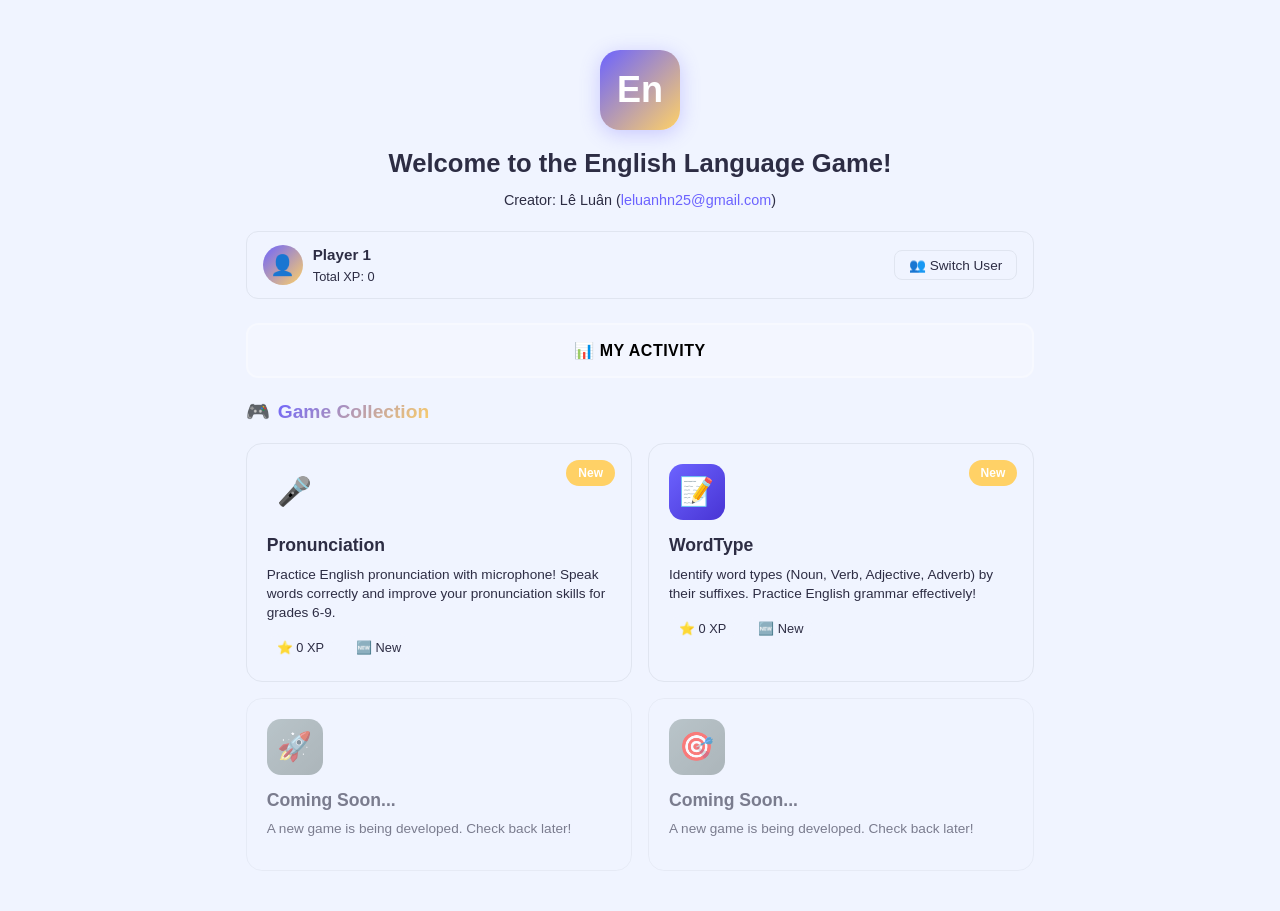
<file: index.html>
<!DOCTYPE html>
<html lang="en">
<head>
  <meta charset="UTF-8">
  <meta name="viewport" content="width=device-width, initial-scale=1.0, maximum-scale=1.0, user-scalable=no">
  <meta name="theme-color" content="#6c63ff">
  <meta name="apple-mobile-web-app-capable" content="yes">
  <meta name="apple-mobile-web-app-status-bar-style" content="black-translucent">
  <meta name="apple-mobile-web-app-title" content="Game English">
  <meta name="description" content="Learn English Through Games - Game English Hub">
  <meta name="mobile-web-app-capable" content="yes">
  <title>Game English - Learn English Through Games</title>
  <link rel="manifest" href="manifest.json">
  <link rel="apple-touch-icon" href="icons/icon-192x192.png">
  <link rel="icon" type="image/png" sizes="192x192" href="icons/icon-192x192.png">
  <link rel="stylesheet" href="shared/css/style.css">

  <!-- Google tag (gtag.js) -->
  <script async src="https://www.googletagmanager.com/gtag/js?id=G-DM3H51C9WT"></script>
  <script>
    window.dataLayer = window.dataLayer || [];
    function gtag(){dataLayer.push(arguments);}
    gtag('js', new Date());
    gtag('config', 'G-DM3H51C9WT');
  </script>

  <style>
    /* ===== GAME HUB STYLES ===== */
    .hub-container {
      max-width: 900px;
      margin: 0 auto;
      padding: 20px 16px 40px;
    }

    .hub-header {
      text-align: center;
      padding: 30px 0 20px;
    }

    .hub-header .logo-icon {
      width: 80px;
      height: 80px;
      background: linear-gradient(135deg, var(--color-primary), var(--color-accent));
      border-radius: 20px;
      display: flex;
      align-items: center;
      justify-content: center;
      font-size: 36px;
      font-weight: 800;
      color: #fff;
      margin: 0 auto 16px;
      box-shadow: 0 4px 20px rgba(108, 99, 255, 0.3);
    }

    .hub-header h1 {
      font-size: 1.6rem;
      color: var(--color-text);
      margin: 0 0 8px;
      line-height: 1.4;
    }

    .hub-header .creator-info {
      font-size: 0.9rem;
      color: var(--color-text-secondary);
      margin: 0;
    }

    .hub-header .creator-info a {
      color: var(--color-primary);
      text-decoration: none;
    }

    .hub-header .creator-info a:hover {
      text-decoration: underline;
    }

    /* User bar */
    .hub-user-bar {
      display: flex;
      align-items: center;
      justify-content: space-between;
      background: var(--color-surface);
      border-radius: 12px;
      padding: 12px 16px;
      margin-bottom: 24px;
      border: 1px solid var(--color-border);
    }

    .hub-user-info {
      display: flex;
      align-items: center;
      gap: 10px;
    }

    .hub-user-info .user-avatar {
      width: 40px;
      height: 40px;
      border-radius: 50%;
      background: linear-gradient(135deg, var(--color-primary), var(--color-accent));
      display: flex;
      align-items: center;
      justify-content: center;
      font-size: 20px;
      color: #fff;
    }

    .hub-user-info .user-details {
      display: flex;
      flex-direction: column;
    }

    .hub-user-info .user-name {
      font-weight: 600;
      color: var(--color-text);
      font-size: 0.95rem;
    }

    .hub-user-info .user-total-xp {
      font-size: 0.8rem;
      color: var(--color-text-secondary);
    }

    .hub-user-bar .btn-switch-user {
      background: var(--color-bg);
      border: 1px solid var(--color-border);
      color: var(--color-text);
      padding: 6px 14px;
      border-radius: 8px;
      font-size: 0.85rem;
      cursor: pointer;
      transition: all 0.2s;
    }

    .hub-user-bar .btn-switch-user:hover {
      background: var(--color-primary);
      color: #fff;
      border-color: var(--color-primary);
    }

    /* Section title */
    .hub-section-title {
      font-size: 1.2rem;
      font-weight: 700;
      color: var(--color-text);
      margin: 0 0 16px;
      display: flex;
      align-items: center;
      gap: 8px;
    }

    .hub-section-title span {
      background: linear-gradient(135deg, var(--color-primary), var(--color-accent));
      -webkit-background-clip: text;
      -webkit-text-fill-color: transparent;
      background-clip: text;
    }

    /* Game grid */
    .game-grid {
      display: grid;
      grid-template-columns: repeat(auto-fill, minmax(260px, 1fr));
      gap: 16px;
    }

    .game-card {
      background: var(--color-surface);
      border-radius: 16px;
      padding: 20px;
      border: 1px solid var(--color-border);
      cursor: pointer;
      transition: all 0.3s ease;
      position: relative;
      overflow: hidden;
    }

    .game-card::before {
      content: '';
      position: absolute;
      top: 0;
      left: 0;
      right: 0;
      height: 4px;
      background: linear-gradient(90deg, var(--color-primary), var(--color-accent));
      opacity: 0;
      transition: opacity 0.3s;
    }

    .game-card:hover {
      transform: translateY(-4px);
      box-shadow: 0 8px 30px rgba(0, 0, 0, 0.15);
      border-color: var(--color-primary);
    }

    .game-card:hover::before {
      opacity: 1;
    }

    .game-card:active {
      transform: translateY(-2px);
    }

    .game-card-icon {
      width: 56px;
      height: 56px;
      border-radius: 14px;
      display: flex;
      align-items: center;
      justify-content: center;
      font-size: 28px;
      margin-bottom: 12px;
    }

    .game-card-icon.wordtype {
      background: linear-gradient(135deg, #6c63ff, #4834d4);
    }

    .game-card-icon.coming-soon {
      background: linear-gradient(135deg, #95a5a6, #7f8c8d);
    }

    .game-card h3 {
      font-size: 1.1rem;
      font-weight: 700;
      color: var(--color-text);
      margin: 0 0 6px;
    }

    .game-card p {
      font-size: 0.85rem;
      color: var(--color-text-secondary);
      margin: 0 0 12px;
      line-height: 1.4;
    }

    .game-card .game-stats {
      display: flex;
      align-items: center;
      gap: 12px;
      font-size: 0.8rem;
      color: var(--color-text-secondary);
    }

    .game-card .game-stats .stat-badge {
      display: flex;
      align-items: center;
      gap: 4px;
      background: var(--color-bg);
      padding: 4px 10px;
      border-radius: 20px;
    }

    .game-card .game-stats .stat-badge.high-xp {
      background: linear-gradient(135deg, #f39c12, #e67e22);
      color: #fff;
    }

    .game-card .play-badge {
      position: absolute;
      top: 16px;
      right: 16px;
      background: var(--color-primary);
      color: #fff;
      padding: 4px 12px;
      border-radius: 20px;
      font-size: 0.75rem;
      font-weight: 600;
      opacity: 0;
      transition: opacity 0.3s;
    }

    .game-card:hover .play-badge {
      opacity: 1;
    }

    .game-card .new-badge {
      position: absolute;
      top: 16px;
      right: 16px;
      background: var(--color-accent);
      color: #fff;
      padding: 4px 12px;
      border-radius: 20px;
      font-size: 0.75rem;
      font-weight: 600;
    }

    .game-card.coming-soon-card {
      opacity: 0.6;
      cursor: default;
    }

    .game-card.coming-soon-card:hover {
      transform: none;
      box-shadow: none;
      border-color: var(--color-border);
    }

    .game-card.coming-soon-card:hover::before {
      opacity: 0;
    }

    /* ===== ACTIVITY SCREEN STYLES ===== */
    #screen-activity .activity-container {
      max-width: 600px;
      margin: 0 auto;
      padding: 20px;
    }

    .activity-grid {
      display: grid;
      grid-template-columns: 1fr 1fr;
      gap: 12px;
      margin-bottom: 20px;
    }

    .activity-card {
      background: var(--color-surface);
      border-radius: 12px;
      padding: 16px;
      text-align: center;
      border: 1px solid var(--color-border);
    }

    .activity-card .activity-value {
      font-size: 1.6rem;
      font-weight: 800;
      background: linear-gradient(135deg, var(--color-primary), var(--color-accent));
      -webkit-background-clip: text;
      -webkit-text-fill-color: transparent;
      background-clip: text;
    }

    .activity-card .activity-label {
      font-size: 0.8rem;
      color: var(--color-text-secondary);
      margin-top: 4px;
    }

    .activity-device-info {
      background: var(--color-surface);
      border-radius: 12px;
      padding: 16px;
      border: 1px solid var(--color-border);
      margin-bottom: 16px;
    }

    .activity-device-info .info-row {
      display: flex;
      justify-content: space-between;
      padding: 8px 0;
      border-bottom: 1px solid var(--color-border);
      font-size: 0.9rem;
    }

    .activity-device-info .info-row:last-child {
      border-bottom: none;
    }

    .activity-device-info .info-label {
      color: var(--color-text-secondary);
    }

    .activity-device-info .info-value {
      color: var(--color-text);
      font-weight: 600;
      font-family: monospace;
      font-size: 0.8rem;
    }

    .activity-sheets-note {
      background: var(--color-surface);
      border-radius: 12px;
      padding: 16px;
      border: 1px solid var(--color-border);
      font-size: 0.85rem;
      color: var(--color-text-secondary);
      text-align: center;
    }

    .activity-sheets-note .note-icon {
      font-size: 1.2rem;
    }

    /* User management screen */
    #screen-users .users-container {
      max-width: 500px;
      margin: 0 auto;
      padding: 20px;
    }

    /* Responsive */
    @media (max-width: 600px) {
      .game-grid {
        grid-template-columns: 1fr;
      }
      .hub-header h1 {
        font-size: 1.3rem;
      }
      .activity-grid {
        grid-template-columns: 1fr 1fr;
      }
    }
  </style>
</head>
<body>

  <!-- ==================== GAME HUB SCREEN ==================== -->
  <section id="screen-hub" class="screen active">
    <div class="hub-container">
      <!-- Header -->
      <div class="hub-header">
        <div class="logo-icon">En</div>
        <h1>Welcome to the English Language Game!</h1>
        <p class="creator-info">Creator: Lê Luân (<a href="mailto:leluanhn25@gmail.com">leluanhn25@gmail.com</a>)</p>
      </div>

      <!-- User Bar -->
      <div class="hub-user-bar">
        <div class="hub-user-info">
          <div class="user-avatar">👤</div>
          <div class="user-details">
            <span class="user-name" id="hub-user-name">Player 1</span>
            <span class="user-total-xp" id="hub-total-xp">Total XP: 0</span>
          </div>
        </div>
        <button class="btn-switch-user" id="btn-hub-users">👥 Switch User</button>
      </div>

      <!-- Navigation Buttons -->
      <div style="display:flex; gap:10px; margin-bottom:20px;">
        <button class="btn btn-secondary" id="btn-hub-activity" style="flex:1; color:#000; font-weight:600;">📊 My Activity</button>
      </div>

      <!-- Game List -->
      <h2 class="hub-section-title">🎮 <span>Game Collection</span></h2>
      <div class="game-grid" id="game-grid">
        <!-- Dynamically populated -->
      </div>
    </div>
  </section>

  <!-- ==================== ACTIVITY SCREEN ==================== -->
  <section id="screen-activity" class="screen">
    <div class="screen-header">
      <button class="btn btn-back" id="btn-activity-back">← Back</button>
      <h2>My Activity</h2>
    </div>
    <div class="activity-container">
      <!-- Device Info -->
      <div class="activity-device-info" id="device-info">
        <!-- Populated by JS -->
      </div>

      <!-- Today's Stats Grid -->
      <h3 style="margin: 0 0 12px; font-size:1rem; color:var(--color-text);">Today</h3>
      <div class="activity-grid" id="today-stats">
        <!-- Populated by JS -->
      </div>

      <!-- All Games Stats -->
      <h3 style="margin: 16px 0 12px; font-size:1rem; color:var(--color-text);">All Games</h3>
      <div id="games-stats">
        <!-- Populated by JS -->
      </div>

      <!-- Google Sheets Config -->
      <div class="activity-sheets-note" style="text-align:left; background:#e8f5e9; border-color:#4caf50;">
        <strong>📊 Google Sheets Logging</strong>
        <p style="font-size:0.8rem; margin:8px 0;">Paste your Google Sheets Web App URL below to enable online logging:</p>
        <input type="text" id="sheets-url-input" placeholder="https://script.google.com/macros/s/..." style="width:100%; padding:8px; border:1px solid #ccc; border-radius:6px; font-size:0.8rem; font-family:monospace;">
        <button id="btn-save-sheets-url" style="margin-top:8px; padding:6px 16px; background:#4caf50; color:#fff; border:none; border-radius:6px; cursor:pointer; font-size:0.8rem;">💾 Save URL</button>
        <p id="sheets-save-status" style="font-size:0.75rem; margin-top:6px; color:#666;"></p>
      </div>

      <!-- Debug Panel -->
      <div class="activity-sheets-note" style="text-align:left; background:#fff3cd; border-color:#ffc107; margin-top:12px;">
        <strong>🐛 Debug Info</strong>
        <div id="debug-events" style="font-family:monospace; font-size:0.75rem; max-height:150px; overflow-y:auto; margin-top:8px; color:#333;">
          <em>No events tracked yet. Play a game to see events here.</em>
        </div>
        <div style="margin-top:8px; font-size:0.75rem;">
          <strong>GA4 Status:</strong> <span id="ga4-status">Checking...</span><br>
          <strong>Sheets Status:</strong> <span id="sheets-status">Not configured</span><br>
          <strong>Device ID:</strong> <span id="device-id-display" style="font-family:monospace;"></span>
        </div>
      </div>
    </div>
  </section>

  <!-- ==================== USER MANAGEMENT SCREEN ==================== -->
  <section id="screen-users" class="screen">
    <div class="screen-header">
      <button class="btn btn-back" id="btn-users-back">← Back</button>
      <h2>User Management</h2>
    </div>
    <div class="users-container">
      <div class="users-list" id="users-list">
        <!-- Dynamically populated -->
      </div>
      <div class="user-create-area">
        <h3>Create New User</h3>
        <div class="user-create-form">
          <input type="text" id="input-username" class="user-input" placeholder="Username" maxlength="20">
          <input type="text" id="input-displayname" class="user-input" placeholder="Display Name" maxlength="30">
          <button class="btn btn-primary" id="btn-create-user">+ Create</button>
        </div>
        <p class="user-create-hint">Username: 2-20 characters, letters & numbers only</p>
      </div>
    </div>
  </section>

  <!-- ==================== SCRIPTS ==================== -->
  <script src="shared/js/userManager.js"></script>
  <script src="shared/js/storage.js"></script>
  <script src="shared/js/analytics.js"></script>
  <script>
    // ============================================================
    // GAME HUB - Main entry point for the game collection
    // ============================================================

    /** Define all available games here */
    const GAMES = [
      {
        id: 'pronun',
        name: 'Pronunciation',
        description: 'Practice English pronunciation with microphone! Speak words correctly and improve your pronunciation skills for grades 6-9.',
        icon: '🎤',
        iconClass: 'pronun',
        url: 'games/pronun/pronunciation.html',
        comingSoon: false
      },
      {
        id: 'wordtype',
        name: 'WordType',
        description: 'Identify word types (Noun, Verb, Adjective, Adverb) by their suffixes. Practice English grammar effectively!',
        icon: '📝',
        iconClass: 'wordtype',
        url: 'games/wordtype/wordtype.html',
        comingSoon: false
      },
      {
        id: 'coming-soon-1',
        name: 'Coming Soon...',
        description: 'A new game is being developed. Check back later!',
        icon: '🚀',
        iconClass: 'coming-soon',
        url: '#',
        comingSoon: true
      },
      {
        id: 'coming-soon-2',
        name: 'Coming Soon...',
        description: 'A new game is being developed. Check back later!',
        icon: '🎯',
        iconClass: 'coming-soon',
        url: '#',
        comingSoon: true
      }
    ];

    class GameHub {
      constructor() {
        // Start analytics session
        Analytics.startSession();

        // Track page view
        Analytics.trackEvent('page_view', { page: 'hub' });

        // Load saved Sheets URL from localStorage
        const savedUrl = localStorage.getItem('gameenglish_sheets_url');
        if (savedUrl) {
          Analytics.SHEETS_WEB_APP_URL = savedUrl;
        }

        this._setupEventListeners();
        this._renderGameGrid();
        this._updateUserInfo();

        // Log progress when hub page is closed/refreshed
        window.addEventListener('beforeunload', () => {
          const gameIds = GAMES.filter(g => !g.comingSoon).map(g => g.id);
          gameIds.forEach(gameId => Analytics.logCurrentProgress(gameId));
        });
      }

      _setupEventListeners() {
        document.getElementById('btn-hub-users').addEventListener('click', () => this._showUserScreen());
        document.getElementById('btn-users-back').addEventListener('click', () => this._showHub());
        document.getElementById('btn-create-user').addEventListener('click', () => this._createUser());

        // Activity screen
        document.getElementById('btn-hub-activity').addEventListener('click', () => this._showActivityScreen());
        document.getElementById('btn-activity-back').addEventListener('click', () => this._showHub());

        // Google Sheets URL config
        document.getElementById('btn-save-sheets-url').addEventListener('click', () => this._saveSheetsUrl());
      }

      _saveSheetsUrl() {
        const input = document.getElementById('sheets-url-input');
        const status = document.getElementById('sheets-save-status');
        const url = input.value.trim();

        if (!url) {
          status.textContent = '❌ Please enter a URL';
          status.style.color = 'red';
          return;
        }

        if (!url.includes('script.google.com/macros/s/')) {
          status.textContent = '❌ Invalid URL. Must be a Google Apps Script Web App URL.';
          status.style.color = 'red';
          return;
        }

        // Save to localStorage
        localStorage.setItem('gameenglish_sheets_url', url);
        Analytics.SHEETS_WEB_APP_URL = url;

        status.textContent = '✅ URL saved! Data will now be logged to Google Sheets.';
        status.style.color = 'green';

        // Update debug panel
        const sheetsStatus = document.getElementById('sheets-status');
        if (sheetsStatus) {
          sheetsStatus.innerHTML = '<span style="color:green;">✅ Configured</span>';
        }
      }

      _showHub() {
        this._updateUserInfo();
        this._renderGameGrid();
        document.querySelectorAll('.screen').forEach(s => s.classList.remove('active'));
        document.getElementById('screen-hub').classList.add('active');
      }

      _showActivityScreen() {
        this._renderActivityScreen();
        document.querySelectorAll('.screen').forEach(s => s.classList.remove('active'));
        document.getElementById('screen-activity').classList.add('active');
      }

      _showUserScreen() {
        this._renderUserList();
        document.querySelectorAll('.screen').forEach(s => s.classList.remove('active'));
        document.getElementById('screen-users').classList.add('active');
      }

      _updateUserInfo() {
        const currentUser = UserManager.getCurrentUser();
        const displayName = UserManager.getDisplayName(currentUser);
        document.getElementById('hub-user-name').textContent = displayName;

        // Calculate total XP across all games
        const gameIds = GAMES.filter(g => !g.comingSoon).map(g => g.id);
        const allStats = Storage.getAllGameStats(gameIds);
        const totalXp = allStats.reduce((sum, s) => sum + s.xp, 0);
        document.getElementById('hub-total-xp').textContent = `Total XP: ${totalXp}`;
      }

      _renderGameGrid() {
        const grid = document.getElementById('game-grid');
        grid.innerHTML = '';

        // Get stats for all games
        const gameIds = GAMES.filter(g => !g.comingSoon).map(g => g.id);
        const allStats = Storage.getAllGameStats(gameIds);
        const statsMap = {};
        allStats.forEach(s => { statsMap[s.gameId] = s; });

        // Sort games: played games with highest XP first, then unplayed, then coming soon
        const sortedGames = [...GAMES].sort((a, b) => {
          // Coming soon always last
          if (a.comingSoon && !b.comingSoon) return 1;
          if (!a.comingSoon && b.comingSoon) return -1;

          // Both not coming soon - sort by XP descending
          if (!a.comingSoon && !b.comingSoon) {
            const xpA = statsMap[a.id]?.xp || 0;
            const xpB = statsMap[b.id]?.xp || 0;
            if (xpA !== xpB) return xpB - xpA; // Higher XP first

            // If same XP, played games come before unplayed
            const playedA = statsMap[a.id]?.played || false;
            const playedB = statsMap[b.id]?.played || false;
            if (playedA && !playedB) return -1;
            if (!playedA && playedB) return 1;
          }

          return 0;
        });

        sortedGames.forEach(game => {
          const card = document.createElement('div');
          card.className = 'game-card';
          if (game.comingSoon) {
            card.classList.add('coming-soon-card');
          }

          const stats = statsMap[game.id];
          const xp = stats?.xp || 0;
          const played = stats?.played || false;

          card.innerHTML = `
            <div class="game-card-icon ${game.iconClass}">${game.icon}</div>
            <h3>${game.name}</h3>
            <p>${game.description}</p>
            <div class="game-stats">
              ${!game.comingSoon ? `
                <span class="stat-badge ${xp > 0 ? 'high-xp' : ''}">⭐ ${xp} XP</span>
                ${played ? '<span class="stat-badge">📊 Played</span>' : '<span class="stat-badge">🆕 New</span>'}
              ` : ''}
            </div>
            ${!game.comingSoon && !played ? '<span class="new-badge">New</span>' : ''}
            ${!game.comingSoon && played ? '<span class="play-badge">▶ Play</span>' : ''}
          `;

          if (!game.comingSoon) {
            card.addEventListener('click', () => {
              Analytics.trackEvent('game_click', { game_id: game.id });
              window.location.href = game.url;
            });
          }

          grid.appendChild(card);
        });
      }

      _renderActivityScreen() {
        // Device info
        const deviceStats = Analytics.getDeviceStats();
        document.getElementById('device-info').innerHTML = `
          <div class="info-row">
            <span class="info-label">📱 Device ID</span>
            <span class="info-value">${deviceStats.deviceId.substring(0, 8)}...</span>
          </div>
          <div class="info-row">
            <span class="info-label">🆕 First Seen</span>
            <span class="info-value">${deviceStats.firstSeen}</span>
          </div>
          <div class="info-row">
            <span class="info-label">📅 Last Seen</span>
            <span class="info-value">${deviceStats.lastSeen}</span>
          </div>
        `;

        const deviceIdDisplay = document.getElementById('device-id-display');
        if (deviceIdDisplay) deviceIdDisplay.textContent = deviceStats.deviceId;

        // Calculate real Total XP from Storage
        const gameIds = GAMES.filter(g => !g.comingSoon).map(g => g.id);
        const allStats = Storage.getAllGameStats(gameIds);
        const totalXp = allStats.reduce((sum, s) => sum + s.xp, 0);

        // Today's stats - use real XP from storage
        const daily = Analytics.getDailyStats();
        document.getElementById('today-stats').innerHTML = `
          <div class="activity-card">
            <div class="activity-value">${totalXp}</div>
            <div class="activity-label">⭐ Total XP</div>
          </div>
          <div class="activity-card">
            <div class="activity-value">${daily.sessions}</div>
            <div class="activity-label">🎮 Sessions Today</div>
          </div>
        `;

        // All games stats
        const gamesStatsHtml = allStats.map(stat => `
          <div class="activity-card" style="grid-column: 1 / -1; display:flex; justify-content:space-between; align-items:center; text-align:left;">
            <div>
              <div style="font-weight:600; color:var(--color-text);">${stat.gameId}</div>
              <div style="font-size:0.8rem; color:var(--color-text-secondary);">${stat.played ? '✅ Played' : '🆕 New'}</div>
            </div>
            <div style="font-size:1.2rem; font-weight:700; color:var(--color-primary);">${stat.xp} XP</div>
          </div>
        `).join('');
        document.getElementById('games-stats').innerHTML = `<div class="activity-grid">${gamesStatsHtml}</div>`;

        // Debug panel
        const debugDiv = document.getElementById('debug-events');
        const ga4Status = document.getElementById('ga4-status');
        const sheetsStatus = document.getElementById('sheets-status');

        // Show queued/tracked events
        const queue = Analytics._eventQueue || [];
        const eventLines = queue.slice(-10).map(e => `${e.eventName}: ${JSON.stringify(e.eventParams)}`).join('<br>');
        debugDiv.innerHTML = eventLines || '<em>No events tracked yet. Play a game to see events here.</em>';

        // GA4 status
        if (typeof gtag === 'function') {
          ga4Status.innerHTML = '<span style="color:green;">✅ Loaded</span>';
        } else {
          ga4Status.innerHTML = '<span style="color:orange;">⏳ Loading...</span>';
        }

        // Sheets status
        if (Analytics.SHEETS_WEB_APP_URL) {
          sheetsStatus.innerHTML = '<span style="color:green;">✅ Configured</span>';
        } else {
          sheetsStatus.innerHTML = '<span style="color:red;">❌ Not configured</span>';
        }
      }

      _renderUserList() {
        const users = UserManager.getUsers();
        const currentUser = UserManager.getCurrentUser();
        const list = document.getElementById('users-list');
        list.innerHTML = '';

        users.forEach(user => {
          const card = document.createElement('div');
          card.className = 'user-card';
          if (user.username === currentUser) card.classList.add('active-user');

          // Calculate total XP across all games for this user
          const oldUser = UserManager.getCurrentUser();
          UserManager.setCurrentUser(user.username);
          const gameIds = GAMES.filter(g => !g.comingSoon).map(g => g.id);
          const allStats = Storage.getAllGameStats(gameIds);
          const totalXp = allStats.reduce((sum, s) => sum + s.xp, 0);
          UserManager.setCurrentUser(oldUser);

          card.innerHTML = `
            <div class="user-card-avatar">👤</div>
            <div class="user-card-info">
              <div class="user-card-name">${user.displayName}</div>
              <div class="user-card-username">@${user.username}</div>
              <div class="user-card-stats">⭐ ${totalXp} Total XP</div>
            </div>
            <button class="btn-delete-user" data-username="${user.username}">🗑️</button>
          `;

          card.addEventListener('click', (e) => {
            if (e.target.closest('.btn-delete-user')) return;
            if (user.username !== currentUser) this._switchUser(user.username);
          });

          const deleteBtn = card.querySelector('.btn-delete-user');
          deleteBtn.addEventListener('click', (e) => {
            e.stopPropagation();
            this._deleteUser(user.username);
          });

          list.appendChild(card);
        });
      }

      _switchUser(username) {
        UserManager.setCurrentUser(username);
        Analytics.trackEvent('switch_user', { username });
        this._showHub();
      }

      _deleteUser(username) {
        const users = UserManager.getUsers();
        if (users.length <= 1) {
          alert('Cannot delete the last user!');
          return;
        }
        if (!confirm(`Delete user "${username}"? All progress will be lost.`)) return;

        const isCurrentUser = username === UserManager.getCurrentUser();
        UserManager.deleteUser(username);

        if (isCurrentUser) {
          const remaining = UserManager.getUsers();
          this._switchUser(remaining[0].username);
        } else {
          this._renderUserList();
        }
      }

      _createUser() {
        const usernameInput = document.getElementById('input-username');
        const displayNameInput = document.getElementById('input-displayname');
        const username = usernameInput.value.trim().toLowerCase();
        const displayName = displayNameInput.value.trim() || username;

        if (!username) { alert('Please enter a username.'); return; }
        if (!UserManager.isValidUsername(username)) {
          alert('Username must be 2-20 characters. Only letters, numbers, underscores, and spaces allowed.');
          return;
        }

        if (!UserManager.createUser(username, displayName)) {
          alert(`User "${username}" already exists!`);
          return;
        }

        usernameInput.value = '';
        displayNameInput.value = '';
        Analytics.trackEvent('create_user', { username });
        this._switchUser(username);
      }
    }

    // Initialize the hub when DOM is ready
    if (document.readyState === 'loading') {
      document.addEventListener('DOMContentLoaded', () => new GameHub());
    } else {
      new GameHub();
    }
  </script>
</body>
</html>
</file>
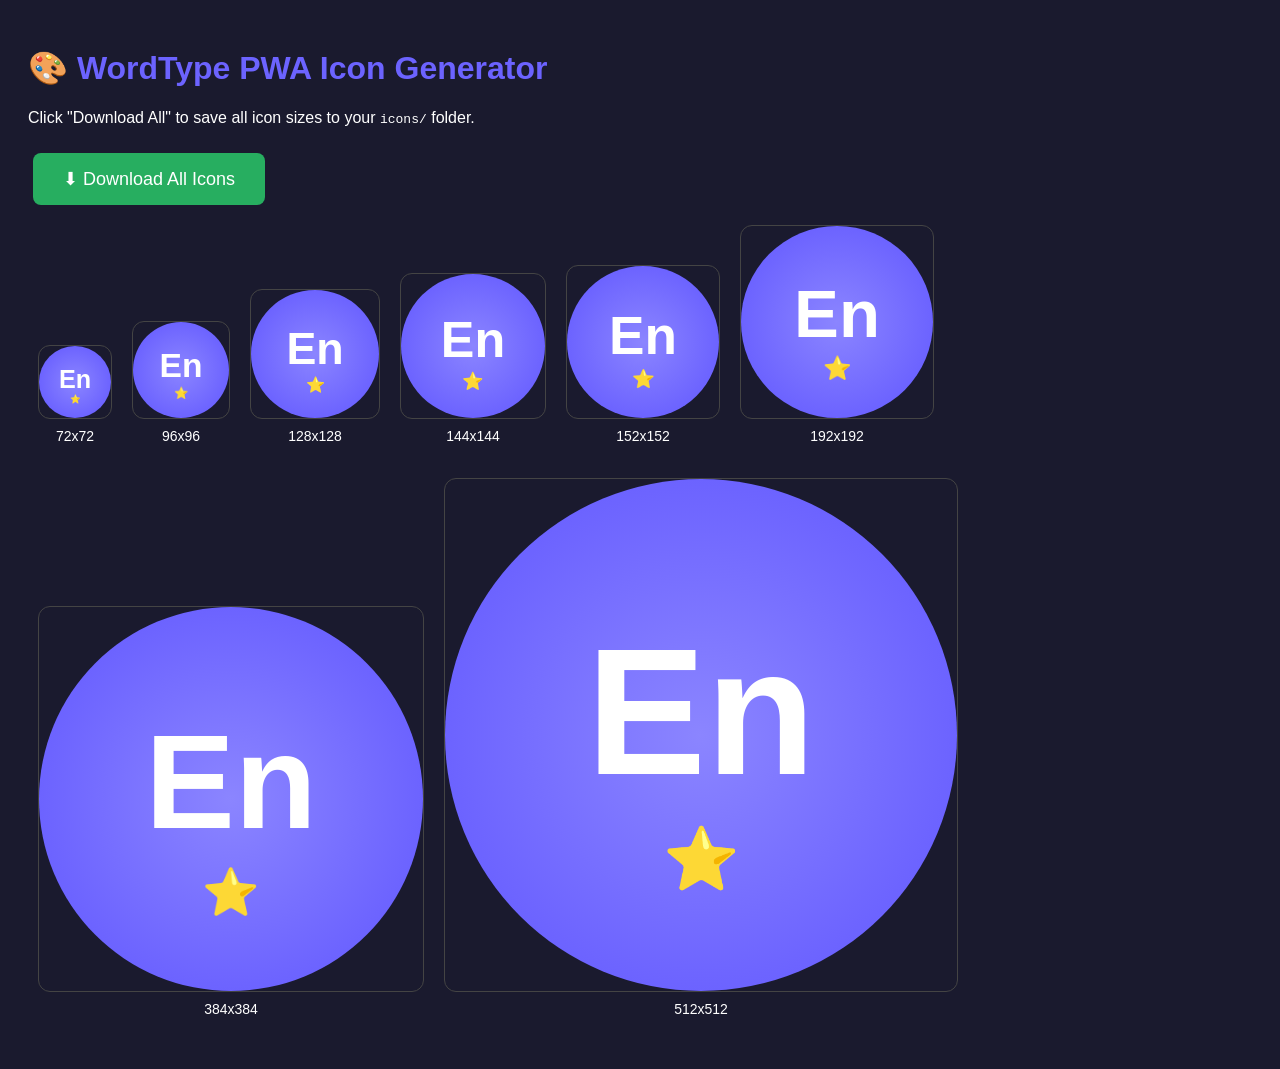
<file: icons/generate-icons.html>
<!DOCTYPE html>
<html>
<head>
  <title>Generate PWA Icons</title>
  <style>
    body { font-family: Arial; padding: 20px; background: #1a1a2e; color: #fff; }
    h1 { color: #6c63ff; }
    .icon-preview { display: inline-block; margin: 10px; text-align: center; }
    .icon-preview canvas { border: 1px solid #444; border-radius: 12px; }
    .icon-preview p { margin-top: 5px; font-size: 14px; }
    button { 
      background: #6c63ff; color: white; border: none; padding: 12px 24px; 
      border-radius: 8px; font-size: 16px; cursor: pointer; margin: 10px 5px;
    }
    button:hover { background: #5a52d5; }
    #download-all { background: #27ae60; font-size: 18px; padding: 15px 30px; }
    #download-all:hover { background: #219a52; }
  </style>
</head>
<body>
  <h1>🎨 WordType PWA Icon Generator</h1>
  <p>Click "Download All" to save all icon sizes to your <code>icons/</code> folder.</p>
  
  <button id="download-all">⬇ Download All Icons</button>
  <div id="previews"></div>

  <script>
    const SIZES = [72, 96, 128, 144, 152, 192, 384, 512];
    const previews = document.getElementById('previews');
    const canvases = [];

    function drawIcon(canvas, size) {
      const ctx = canvas.getContext('2d');
      const r = size / 2;
      
      // Background circle
      const gradient = ctx.createRadialGradient(r, r, 0, r, r, r);
      gradient.addColorStop(0, '#8b85ff');
      gradient.addColorStop(1, '#6c63ff');
      ctx.beginPath();
      ctx.arc(r, r, r, 0, Math.PI * 2);
      ctx.fillStyle = gradient;
      ctx.fill();
      
      // "En" text
      ctx.fillStyle = '#ffffff';
      ctx.textAlign = 'center';
      ctx.textBaseline = 'middle';
      ctx.font = `bold ${size * 0.35}px Arial, sans-serif`;
      ctx.fillText('En', r, r - size * 0.02);
      
      // Small star
      ctx.font = `${size * 0.12}px Arial, sans-serif`;
      ctx.fillText('⭐', r, r + size * 0.25);
    }

    // Create canvases
    SIZES.forEach(size => {
      const container = document.createElement('div');
      container.className = 'icon-preview';
      
      const canvas = document.createElement('canvas');
      canvas.width = size;
      canvas.height = size;
      canvas.id = `icon-${size}`;
      drawIcon(canvas, size);
      
      const label = document.createElement('p');
      label.textContent = `${size}x${size}`;
      
      container.appendChild(canvas);
      container.appendChild(label);
      previews.appendChild(container);
      canvases.push({ canvas, size });
    });

    // Download all
    document.getElementById('download-all').addEventListener('click', () => {
      canvases.forEach(({ canvas, size }) => {
        const link = document.createElement('a');
        link.download = `icon-${size}x${size}.png`;
        link.href = canvas.toDataURL('image/png');
        link.click();
      });
      alert('All icons downloaded! Place them in the icons/ folder.');
    });
  </script>
</body>
</html>
</file>
<file: shared/css/style.css>
/* ============================================================
   WordType - Educational Grammar Game
   Complete Stylesheet
   ============================================================ */

/* ----- CSS Custom Properties (Design Tokens) ----- */
:root {
  /* Primary palette */
  --color-primary: #6c63ff;
  --color-primary-dark: #5a52d5;
  --color-primary-light: #8b85ff;
  --color-secondary: #ff6584;
  --color-accent: #ffd166;

  /* Word type colors */
  --color-noun: #4a90d9;
  --color-verb: #e74c3c;
  --color-adjective: #f39c12;
  --color-adverb: #27ae60;

  /* UI colors */
  --color-bg: #f0f4ff;
  --color-bg-card: #ffffff;
  --color-bg-dark: #2d2d44;
  --color-text: #2d2d44;
  --color-text-light: #7a7a9a;
  --color-text-on-dark: #ffffff;
  --color-success: #27ae60;
  --color-danger: #e74c3c;
  --color-warning: #f39c12;
  --color-border: #e0e5f0;

  /* Spacing */
  --space-xs: 4px;
  --space-sm: 8px;
  --space-md: 16px;
  --space-lg: 24px;
  --space-xl: 32px;
  --space-2xl: 48px;

  /* Border radius */
  --radius-sm: 8px;
  --radius-md: 12px;
  --radius-lg: 20px;
  --radius-full: 50%;

  /* Shadows */
  --shadow-sm: 0 2px 8px rgba(108, 99, 255, 0.1);
  --shadow-md: 0 4px 16px rgba(108, 99, 255, 0.15);
  --shadow-lg: 0 8px 32px rgba(108, 99, 255, 0.2);
  --shadow-btn: 0 4px 0 rgba(0, 0, 0, 0.15);
  --shadow-btn-hover: 0 6px 0 rgba(0, 0, 0, 0.15);

  /* Transitions */
  --transition-fast: 0.15s ease;
  --transition-normal: 0.3s ease;
  --transition-slow: 0.5s ease;

  /* Font */
  --font-main: 'Segoe UI', -apple-system, BlinkMacSystemFont, Roboto, Oxygen, Ubuntu, Cantarell, sans-serif;
  --font-size-sm: 14px;
  --font-size-md: 16px;
  --font-size-lg: 20px;
  --font-size-xl: 28px;
  --font-size-2xl: 40px;
  --font-size-3xl: 56px;

  /* Z-index layers */
  --z-base: 1;
  --z-overlay: 100;
  --z-popup: 200;
  --z-modal: 300;
}

/* ----- Reset & Base Styles ----- */
*, *::before, *::after {
  margin: 0;
  padding: 0;
  box-sizing: border-box;
}

html {
  font-size: 16px;
  -webkit-text-size-adjust: 100%;
  height: 100%;
  overflow-y: auto;
}

body {
  font-family: var(--font-main);
  background: var(--color-bg);
  color: var(--color-text);
  min-height: 100vh;
  min-height: 100dvh;
  height: auto;
  overflow-x: hidden;
  overflow-y: auto;
  line-height: 1.5;
}

button {
  font-family: inherit;
  cursor: pointer;
  border: none;
  outline: none;
  user-select: none;
  -webkit-tap-highlight-color: transparent;
}

/* ----- Screen System ----- */
.screen {
  display: none;
  width: 100%;
  min-height: 100vh;
  min-height: 100dvh;
  position: absolute;
  top: 0;
  left: 0;
  z-index: var(--z-base);
}

.screen.active {
  display: flex;
  position: relative;
}

/* ============================================================
   MAIN MENU SCREEN
   ============================================================ */
#screen-menu {
  align-items: center;
  justify-content: center;
  background: linear-gradient(135deg, #6c63ff 0%, #4834d4 50%, #3b2db5 100%);
  padding: var(--space-lg);
}

.menu-container {
  width: 100%;
  max-width: 420px;
  text-align: center;
}

.logo-area {
  margin-bottom: var(--space-xl);
}

.logo-icon {
  width: 80px;
  height: 80px;
  background: var(--color-accent);
  color: var(--color-primary-dark);
  font-size: var(--font-size-3xl);
  font-weight: 900;
  border-radius: var(--radius-lg);
  display: flex;
  align-items: center;
  justify-content: center;
  margin: 0 auto var(--space-md);
  box-shadow: 0 8px 24px rgba(255, 209, 102, 0.4);
  animation: logoFloat 3s ease-in-out infinite;
}

@keyframes logoFloat {
  0%, 100% { transform: translateY(0); }
  50% { transform: translateY(-10px); }
}

.game-title {
  color: white;
  font-size: var(--font-size-2xl);
  font-weight: 800;
  letter-spacing: 2px;
  text-shadow: 0 2px 4px rgba(0, 0, 0, 0.2);
}

.game-subtitle {
  color: rgba(255, 255, 255, 0.8);
  font-size: var(--font-size-md);
  margin-top: var(--space-xs);
}

.menu-stats-bar {
  display: flex;
  justify-content: center;
  gap: var(--space-lg);
  margin-bottom: var(--space-xl);
  padding: var(--space-md);
  background: rgba(255, 255, 255, 0.1);
  border-radius: var(--radius-md);
  backdrop-filter: blur(10px);
}

.stat-item {
  display: flex;
  flex-direction: column;
  align-items: center;
  gap: var(--space-xs);
}

.stat-icon { font-size: 24px; }

.stat-value {
  color: white;
  font-size: var(--font-size-xl);
  font-weight: 700;
}

.stat-label {
  color: rgba(255, 255, 255, 0.7);
  font-size: var(--font-size-sm);
  text-transform: uppercase;
  letter-spacing: 1px;
}

.menu-buttons {
  display: flex;
  flex-direction: column;
  gap: var(--space-md);
  margin-bottom: var(--space-xl);
}

.level-progress-indicator {
  display: flex;
  justify-content: center;
  gap: var(--space-md);
}

.level-dot {
  width: 40px;
  height: 40px;
  border-radius: var(--radius-full);
  display: flex;
  align-items: center;
  justify-content: center;
  font-weight: 700;
  font-size: var(--font-size-md);
  transition: var(--transition-normal);
}

.level-dot.active {
  background: var(--color-accent);
  color: var(--color-primary-dark);
  box-shadow: 0 4px 12px rgba(255, 209, 102, 0.5);
}

.level-dot.locked {
  background: rgba(255, 255, 255, 0.15);
  color: rgba(255, 255, 255, 0.5);
}

.level-dot.unlocked {
  background: var(--color-success);
  color: white;
  box-shadow: 0 4px 12px rgba(39, 174, 96, 0.4);
}

.level-dot.completed {
  background: var(--color-success);
  color: white;
  box-shadow: 0 4px 12px rgba(39, 174, 96, 0.4);
}

/* ============================================================
   BUTTON SYSTEM
   ============================================================ */
.btn {
  display: inline-flex;
  align-items: center;
  justify-content: center;
  gap: var(--space-sm);
  padding: var(--space-md) var(--space-xl);
  border-radius: var(--radius-md);
  font-size: var(--font-size-md);
  font-weight: 700;
  transition: all var(--transition-fast);
  text-transform: uppercase;
  letter-spacing: 0.5px;
}

.btn:active {
  transform: translateY(2px);
}

.btn-primary {
  background: var(--color-accent);
  color: var(--color-text);
  box-shadow: var(--shadow-btn);
}

.btn-primary:hover {
  background: #ffe082;
  transform: translateY(-2px);
  box-shadow: var(--shadow-btn-hover);
}

.btn-primary:active {
  transform: translateY(2px);
  box-shadow: 0 2px 0 rgba(0, 0, 0, 0.15);
}

.btn-secondary {
  background: rgba(255, 255, 255, 0.2);
  color: white;
  border: 2px solid rgba(255, 255, 255, 0.3);
}

.btn-secondary:hover {
  background: rgba(255, 255, 255, 0.3);
  border-color: rgba(255, 255, 255, 0.5);
}

.btn-danger {
  background: var(--color-danger);
  color: white;
  box-shadow: var(--shadow-btn);
}

.btn-danger:hover {
  background: #c0392b;
  transform: translateY(-2px);
}

.btn-back {
  background: transparent;
  color: var(--color-text);
  font-size: var(--font-size-md);
  font-weight: 600;
  padding: var(--space-sm) var(--space-md);
}

.btn-back:hover {
  color: var(--color-primary);
}

.btn-large {
  padding: var(--space-lg) var(--space-2xl);
  font-size: var(--font-size-lg);
  width: 100%;
}

/* ============================================================
   LEVELS SCREEN
   ============================================================ */
#screen-levels {
  flex-direction: column;
  background: var(--color-bg);
}

.screen-header {
  display: flex;
  align-items: center;
  gap: var(--space-md);
  padding: var(--space-lg);
  background: white;
  border-bottom: 1px solid var(--color-border);
}

.screen-header h2 {
  font-size: var(--font-size-lg);
  font-weight: 700;
}

.levels-container {
  flex: 1;
  padding: var(--space-lg);
  display: flex;
  flex-direction: column;
  gap: var(--space-md);
  max-width: 500px;
  width: 100%;
  margin: 0 auto;
}

.level-card {
  background: white;
  border-radius: var(--radius-md);
  padding: var(--space-lg);
  display: flex;
  align-items: center;
  gap: var(--space-lg);
  box-shadow: var(--shadow-sm);
  cursor: pointer;
  transition: var(--transition-normal);
  border: 2px solid transparent;
}

.level-card:hover:not(.level-card-locked) {
  border-color: var(--color-primary);
  box-shadow: var(--shadow-md);
  transform: translateY(-2px);
}

.level-card-locked {
  opacity: 0.5;
  cursor: not-allowed;
}

.level-card-completed {
  border-color: var(--color-success);
}

.level-card-number {
  width: 48px;
  height: 48px;
  border-radius: var(--radius-full);
  display: flex;
  align-items: center;
  justify-content: center;
  font-weight: 800;
  font-size: var(--font-size-lg);
  flex-shrink: 0;
}

.level-card-number.locked { background: #e0e5f0; color: var(--color-text-light); }
.level-card-number.available { background: var(--color-primary); color: white; }
.level-card-number.completed { background: var(--color-success); color: white; }

.level-card-info {
  flex: 1;
}

.level-card-info h3 {
  font-size: var(--font-size-md);
  font-weight: 700;
}

.level-card-info p {
  font-size: var(--font-size-sm);
  color: var(--color-text-light);
  margin-top: var(--space-xs);
}

.level-card-status {
  font-size: 24px;
}

/* ============================================================
   STATISTICS SCREEN
   ============================================================ */
#screen-stats {
  flex-direction: column;
  background: var(--color-bg);
}

.stats-container {
  flex: 1;
  padding: var(--space-lg);
  max-width: 500px;
  width: 100%;
  margin: 0 auto;
}

.stat-card {
  background: white;
  border-radius: var(--radius-md);
  padding: var(--space-lg);
  margin-bottom: var(--space-md);
  box-shadow: var(--shadow-sm);
}

.stat-card h3 {
  font-size: var(--font-size-sm);
  color: var(--color-text-light);
  text-transform: uppercase;
  letter-spacing: 1px;
  margin-bottom: var(--space-sm);
}

.stat-card .stat-value {
  color: var(--color-text);
  font-size: var(--font-size-2xl);
  font-weight: 800;
}

.stats-actions {
  padding: var(--space-lg);
  text-align: center;
}

/* ============================================================
   GAMEPLAY SCREEN
   ============================================================ */
#screen-game {
  flex-direction: column;
  background: linear-gradient(180deg, #f0f4ff 0%, #e8ecf8 100%);
  min-height: 100vh;
  min-height: 100dvh;
}

/* Top Bar */
.game-top-bar {
  display: flex;
  align-items: center;
  justify-content: space-between;
  gap: var(--space-md);
  padding: var(--space-md) var(--space-lg);
  background: white;
  border-bottom: 1px solid var(--color-border);
}

.hearts-container {
  display: flex;
  gap: 2px;
  font-size: 24px;
}

.heart {
  transition: var(--transition-normal);
}

.heart.lost {
  opacity: 0.2;
  transform: scale(0.8);
}

.xp-container {
  flex: 1;
  max-width: 200px;
  display: flex;
  align-items: center;
  gap: var(--space-sm);
}

.xp-bar-bg {
  flex: 1;
  height: 10px;
  background: #e0e5f0;
  border-radius: 10px;
  overflow: hidden;
}

.xp-bar-fill {
  height: 100%;
  background: linear-gradient(90deg, var(--color-accent), #ff9f43);
  border-radius: 10px;
  transition: width var(--transition-normal);
}

.xp-text {
  font-size: var(--font-size-sm);
  font-weight: 700;
  color: var(--color-text);
  white-space: nowrap;
}

.game-level-badge {
  background: var(--color-primary);
  color: white;
  padding: var(--space-xs) var(--space-md);
  border-radius: var(--radius-sm);
  font-size: var(--font-size-sm);
  font-weight: 700;
}

/* Combo Display */
.combo-display {
  text-align: center;
  padding-top: var(--space-md);
}

.combo-count {
  font-size: var(--font-size-xl);
  font-weight: 800;
  color: var(--color-primary);
}

.combo-label {
  display: block;
  font-size: var(--font-size-sm);
  color: var(--color-text-light);
  text-transform: uppercase;
  letter-spacing: 1px;
}

/* Question Counter */
.question-counter {
  text-align: center;
  font-size: var(--font-size-sm);
  color: var(--color-text-light);
  margin: var(--space-sm) 0;
}

/* Word Display Area */
.word-area {
  flex: 1;
  display: flex;
  align-items: center;
  justify-content: center;
  padding: var(--space-lg);
}

.word-card {
  background: white;
  border-radius: var(--radius-lg);
  padding: var(--space-xl) var(--space-2xl);
  box-shadow: var(--shadow-md);
  text-align: center;
  min-width: 280px;
  animation: cardAppear var(--transition-normal);
}

@keyframes cardAppear {
  from {
    opacity: 0;
    transform: scale(0.8) translateY(20px);
  }
  to {
    opacity: 1;
    transform: scale(1) translateY(0);
  }
}

.word-hint {
  display: block;
  font-size: var(--font-size-sm);
  color: var(--color-primary);
  font-weight: 600;
  margin-bottom: var(--space-sm);
  text-transform: uppercase;
  letter-spacing: 1px;
}

.word-text {
  font-size: var(--font-size-2xl);
  font-weight: 800;
  color: var(--color-text);
  line-height: 1.2;
}

.word-main-row {
  display: flex;
  align-items: center;
  justify-content: center;
  gap: var(--space-sm);
}

.btn-speak {
  background: none;
  border: none;
  font-size: var(--font-size-lg);
  cursor: pointer;
  padding: var(--space-xs);
  border-radius: var(--radius-full);
  transition: transform var(--transition-fast), box-shadow var(--transition-fast);
  line-height: 1;
  display: inline-flex;
  align-items: center;
  justify-content: center;
  width: 40px;
  height: 40px;
}

.btn-speak:hover {
  transform: scale(1.15);
  background: rgba(108, 99, 255, 0.1);
}

.btn-speak:active {
  transform: scale(0.95);
}

.word-meaning {
  display: block;
  font-size: var(--font-size-sm);
  color: var(--color-text-light);
  margin-top: var(--space-sm);
  font-style: italic;
}

/* Answer Buttons */
.answer-buttons {
  display: grid;
  grid-template-columns: 1fr 1fr;
  gap: var(--space-md);
  padding: var(--space-lg);
  max-width: 600px;
  width: 100%;
  margin: 0 auto;
}

.btn-type {
  padding: var(--space-lg);
  border-radius: var(--radius-md);
  font-size: var(--font-size-lg);
  font-weight: 800;
  color: white;
  text-transform: uppercase;
  letter-spacing: 1px;
  box-shadow: var(--shadow-btn);
  transition: all var(--transition-fast);
  position: relative;
  overflow: hidden;
}

.btn-type:active {
  transform: translateY(2px);
  box-shadow: 0 2px 0 rgba(0, 0, 0, 0.15);
}

.btn-type:hover {
  transform: translateY(-2px);
  filter: brightness(1.1);
}

.btn-type:disabled {
  opacity: 0.5;
  cursor: not-allowed;
  transform: none !important;
}

.btn-noun {
  background: var(--color-noun);
  box-shadow: 0 4px 0 #3570b0;
}

.btn-verb {
  background: var(--color-verb);
  box-shadow: 0 4px 0 #c0392b;
}

.btn-adjective {
  background: var(--color-adjective);
  box-shadow: 0 4px 0 #d68910;
}

.btn-adverb {
  background: var(--color-adverb);
  box-shadow: 0 4px 0 #1e8449;
}

/* Button press ripple effect */
.btn-type::after {
  content: '';
  position: absolute;
  top: 50%;
  left: 50%;
  width: 0;
  height: 0;
  background: rgba(255, 255, 255, 0.3);
  border-radius: 50%;
  transform: translate(-50%, -50%);
  transition: width 0.6s, height 0.6s, opacity 0.6s;
  opacity: 0;
}

.btn-type:active::after {
  width: 300px;
  height: 300px;
  opacity: 1;
}

/* Correct/Wrong button states */
.btn-type.correct {
  background: var(--color-success) !important;
  box-shadow: 0 4px 0 #1e8449 !important;
  animation: pulseGreen 0.5s ease;
}

.btn-type.wrong {
  background: #666 !important;
  box-shadow: 0 4px 0 #444 !important;
  animation: shake 0.4s ease;
}

/* Feedback Overlay */
.feedback-overlay {
  position: fixed;
  top: 0;
  left: 0;
  width: 100%;
  height: 100%;
  display: flex;
  align-items: center;
  justify-content: center;
  z-index: var(--z-overlay);
  pointer-events: none;
}

.feedback-content {
  background: white;
  border-radius: var(--radius-lg);
  padding: var(--space-xl) var(--space-2xl);
  text-align: center;
  box-shadow: var(--shadow-lg);
  animation: feedbackPop 0.4s ease;
}

@keyframes feedbackPop {
  0% { transform: scale(0.5); opacity: 0; }
  60% { transform: scale(1.1); }
  100% { transform: scale(1); opacity: 1; }
}

.feedback-icon {
  font-size: 48px;
  margin-bottom: var(--space-sm);
}

.feedback-text {
  font-size: var(--font-size-xl);
  font-weight: 700;
  margin-bottom: var(--space-xs);
}

.feedback-detail {
  font-size: var(--font-size-md);
  color: var(--color-text-light);
  margin-bottom: var(--space-md);
}

.btn-feedback-ok {
  margin-top: var(--space-sm);
  padding: var(--space-sm) var(--space-xl);
  font-size: var(--font-size-md);
  min-width: 100px;
}

/* Feedback extra info (hint, family) */
.feedback-extras {
  margin-top: var(--space-md);
  padding-top: var(--space-md);
  border-top: 1px solid var(--color-border);
  text-align: left;
}

.feedback-extra-item {
  display: flex;
  gap: var(--space-sm);
  font-size: var(--font-size-sm);
  line-height: 1.6;
  margin-bottom: var(--space-xs);
}

.feedback-label {
  color: var(--color-text-light);
  font-weight: 600;
  white-space: nowrap;
  min-width: 70px;
}

.feedback-value {
  color: var(--color-text);
  font-weight: 500;
}

/* Combo Popup */
.combo-popup {
  position: fixed;
  top: 50%;
  left: 50%;
  transform: translate(-50%, -50%);
  z-index: var(--z-popup);
  pointer-events: none;
  animation: comboRise 1s ease forwards;
}

@keyframes comboRise {
  0% {
    opacity: 0;
    transform: translate(-50%, -50%) scale(0.5);
  }
  20% {
    opacity: 1;
    transform: translate(-50%, -60%) scale(1.1);
  }
  80% {
    opacity: 1;
    transform: translate(-50%, -80%) scale(1);
  }
  100% {
    opacity: 0;
    transform: translate(-50%, -100%) scale(0.8);
  }
}

.combo-popup-text {
  font-size: 32px;
  font-weight: 900;
  color: var(--color-primary);
  text-shadow: 0 4px 12px rgba(108, 99, 255, 0.4);
  white-space: nowrap;
}

/* ============================================================
   BOSS FIGHT SCREEN
   ============================================================ */
#screen-boss {
  flex-direction: column;
  background: linear-gradient(135deg, #1a1a2e 0%, #16213e 50%, #0f3460 100%);
  color: white;
}

.boss-header {
  text-align: center;
  padding: var(--space-lg);
}

.boss-title {
  font-size: var(--font-size-xl);
  font-weight: 800;
  color: #e74c3c;
  text-shadow: 0 0 20px rgba(231, 76, 60, 0.5);
  animation: bossTitlePulse 2s ease-in-out infinite;
}

@keyframes bossTitlePulse {
  0%, 100% { transform: scale(1); opacity: 1; }
  50% { transform: scale(1.05); opacity: 0.9; }
}

.boss-area {
  flex: 1;
  display: flex;
  flex-direction: column;
  align-items: center;
  justify-content: center;
  padding: var(--space-lg);
  gap: var(--space-lg);
  max-width: 600px;
  width: 100%;
  margin: 0 auto;
}

.boss-info {
  width: 100%;
  text-align: center;
}

.boss-name {
  font-size: var(--font-size-lg);
  font-weight: 700;
  margin-bottom: var(--space-md);
  color: #ff6b6b;
}

.boss-hp-bar-bg {
  width: 100%;
  height: 20px;
  background: rgba(255, 255, 255, 0.1);
  border-radius: 20px;
  overflow: hidden;
  border: 2px solid rgba(255, 255, 255, 0.2);
}

.boss-hp-bar-fill {
  height: 100%;
  background: linear-gradient(90deg, #e74c3c, #ff6b6b);
  border-radius: 20px;
  transition: width var(--transition-normal);
}

.boss-hp-text {
  font-size: var(--font-size-sm);
  color: rgba(255, 255, 255, 0.7);
  margin-top: var(--space-xs);
}

.boss-question-area {
  text-align: center;
}

.boss-sentence {
  font-size: var(--font-size-lg);
  font-weight: 600;
  line-height: 1.6;
  margin-bottom: var(--space-sm);
}

.boss-family-tag {
  display: inline-block;
  background: rgba(108, 99, 255, 0.3);
  color: var(--color-primary-light);
  padding: var(--space-xs) var(--space-md);
  border-radius: var(--radius-sm);
  font-size: var(--font-size-sm);
  font-weight: 600;
}

.boss-options {
  display: grid;
  grid-template-columns: 1fr 1fr;
  gap: var(--space-md);
  width: 100%;
}

.boss-option-btn {
  padding: var(--space-lg);
  border-radius: var(--radius-md);
  background: rgba(255, 255, 255, 0.1);
  color: white;
  font-size: var(--font-size-md);
  font-weight: 600;
  border: 2px solid rgba(255, 255, 255, 0.2);
  transition: var(--transition-fast);
}

.boss-option-btn:hover {
  background: rgba(255, 255, 255, 0.2);
  border-color: rgba(255, 255, 255, 0.4);
  transform: translateY(-2px);
}

.boss-option-btn:disabled {
  opacity: 0.5;
  cursor: not-allowed;
  transform: none !important;
}

.boss-option-btn.correct {
  background: var(--color-success) !important;
  border-color: var(--color-success) !important;
}

.boss-option-btn.wrong {
  background: var(--color-danger) !important;
  border-color: var(--color-danger) !important;
}

.boss-explanation {
  background: rgba(108, 99, 255, 0.2);
  border-radius: var(--radius-md);
  padding: var(--space-md);
  width: 100%;
  text-align: center;
  border-left: 4px solid var(--color-primary);
}

.explanation-text {
  font-size: var(--font-size-sm);
  color: rgba(255, 255, 255, 0.9);
  line-height: 1.6;
}

.btn-boss-ok {
  margin-top: var(--space-sm);
  padding: var(--space-sm) var(--space-lg);
  min-width: 80px;
}

.boss-hearts {
  display: flex;
  gap: var(--space-sm);
  font-size: 28px;
}

.boss-damage-animation {
  position: fixed;
  top: 50%;
  left: 50%;
  transform: translate(-50%, -50%);
  z-index: var(--z-popup);
  pointer-events: none;
}

.damage-number {
  font-size: 48px;
  font-weight: 900;
  color: #e74c3c;
  text-shadow: 0 0 20px rgba(231, 76, 60, 0.8);
  animation: damageFly 0.8s ease forwards;
}

@keyframes damageFly {
  0% {
    opacity: 1;
    transform: translateY(0) scale(1);
  }
  100% {
    opacity: 0;
    transform: translateY(-60px) scale(1.5);
  }
}

/* ============================================================
   BOSS VICTORY SCREEN
   ============================================================ */
#screen-boss-victory {
  align-items: center;
  justify-content: center;
  background: linear-gradient(135deg, #1a1a2e 0%, #16213e 50%, #0f3460 100%);
}

.victory-container {
  text-align: center;
  color: white;
  animation: victoryPop 0.6s ease;
}

@keyframes victoryPop {
  0% { transform: scale(0.3); opacity: 0; }
  60% { transform: scale(1.1); }
  100% { transform: scale(1); opacity: 1; }
}

.victory-icon {
  font-size: 80px;
  margin-bottom: var(--space-lg);
  animation: victorySpin 1s ease;
}

@keyframes victorySpin {
  0% { transform: rotate(0deg) scale(0); }
  50% { transform: rotate(360deg) scale(1.2); }
  100% { transform: rotate(720deg) scale(1); }
}

.victory-title {
  font-size: var(--font-size-2xl);
  font-weight: 800;
  color: var(--color-accent);
  margin-bottom: var(--space-sm);
}

.victory-subtitle {
  font-size: var(--font-size-lg);
  color: rgba(255, 255, 255, 0.8);
  margin-bottom: var(--space-xl);
}

.victory-rewards {
  display: flex;
  justify-content: center;
  gap: var(--space-xl);
  margin-bottom: var(--space-xl);
}

.reward-item {
  background: rgba(255, 255, 255, 0.1);
  padding: var(--space-md) var(--space-lg);
  border-radius: var(--radius-md);
  font-size: var(--font-size-md);
  font-weight: 600;
  color: var(--color-accent);
}

/* ============================================================
   LEVEL COMPLETE SCREEN
   ============================================================ */
#screen-level-complete {
  align-items: center;
  justify-content: center;
  background: linear-gradient(135deg, #6c63ff 0%, #4834d4 50%, #3b2db5 100%);
  color: white;
}

.level-complete-container {
  text-align: center;
  padding: var(--space-xl);
  max-width: 400px;
  width: 100%;
}

.level-up-icon {
  font-size: 80px;
  margin-bottom: var(--space-lg);
  animation: levelUpBounce 1s ease;
}

@keyframes levelUpBounce {
  0% { transform: translateY(100px) scale(0); opacity: 0; }
  50% { transform: translateY(-20px) scale(1.1); }
  70% { transform: translateY(10px) scale(0.9); }
  100% { transform: translateY(0) scale(1); opacity: 1; }
}

.level-complete-title {
  font-size: var(--font-size-2xl);
  font-weight: 800;
  margin-bottom: var(--space-sm);
}

.level-complete-subtitle {
  font-size: var(--font-size-md);
  color: rgba(255, 255, 255, 0.8);
  margin-bottom: var(--space-xl);
}

.level-complete-stats {
  display: flex;
  flex-direction: column;
  gap: var(--space-md);
  margin-bottom: var(--space-xl);
}

.level-stat-row {
  display: flex;
  justify-content: space-between;
  padding: var(--space-md);
  background: rgba(255, 255, 255, 0.1);
  border-radius: var(--radius-sm);
  font-size: var(--font-size-md);
}

.level-stat-row span:last-child {
  font-weight: 700;
  color: var(--color-accent);
}

.unlock-text {
  font-size: var(--font-size-lg);
  font-weight: 700;
  color: var(--color-accent);
  animation: unlockGlow 1.5s ease-in-out infinite;
  margin-bottom: var(--space-xl);
}

@keyframes unlockGlow {
  0%, 100% { text-shadow: 0 0 10px rgba(255, 209, 102, 0.5); }
  50% { text-shadow: 0 0 30px rgba(255, 209, 102, 0.8); }
}

/* ============================================================
   DIFFICULTY SELECTOR
   ============================================================ */
.difficulty-selector {
  display: flex;
  justify-content: center;
  gap: var(--space-sm);
  padding: var(--space-sm) var(--space-lg) var(--space-md);
}

.btn-difficulty {
  padding: var(--space-xs) var(--space-md);
  border-radius: var(--radius-sm);
  background: var(--color-bg);
  border: 2px solid var(--color-border);
  color: var(--color-text-light);
  font-size: var(--font-size-sm);
  font-weight: 600;
  cursor: pointer;
  font-family: inherit;
  transition: var(--transition-fast);
}

.btn-difficulty:hover {
  border-color: var(--color-primary);
  color: var(--color-primary);
}

.btn-difficulty.active {
  background: var(--color-primary);
  border-color: var(--color-primary);
  color: white;
}

.level-complete-container .btn {
  margin-bottom: var(--space-md);
  width: 100%;
}

/* ============================================================
   USER INDICATOR
   ============================================================ */
.user-indicator {
  display: flex;
  align-items: center;
  justify-content: center;
  gap: var(--space-sm);
  margin-bottom: var(--space-md);
  padding: var(--space-sm) var(--space-md);
  background: rgba(255, 255, 255, 0.15);
  border-radius: var(--radius-md);
}

.user-icon {
  font-size: 20px;
}

.user-name {
  color: white;
  font-size: var(--font-size-md);
  font-weight: 600;
}

.btn-user-switch {
  background: rgba(255, 255, 255, 0.2);
  color: white;
  border: none;
  padding: var(--space-xs) var(--space-sm);
  border-radius: var(--radius-sm);
  font-size: var(--font-size-sm);
  cursor: pointer;
  font-family: inherit;
  font-weight: 600;
  transition: var(--transition-fast);
}

.btn-user-switch:hover {
  background: rgba(255, 255, 255, 0.35);
}

/* ============================================================
   USER MANAGEMENT SCREEN
   ============================================================ */
#screen-users {
  flex-direction: column;
  background: var(--color-bg);
}

.users-container {
  flex: 1;
  padding: var(--space-lg);
  max-width: 500px;
  width: 100%;
  margin: 0 auto;
  overflow-y: auto;
}

.users-list {
  display: flex;
  flex-direction: column;
  gap: var(--space-sm);
  margin-bottom: var(--space-xl);
}

.user-card {
  display: flex;
  align-items: center;
  gap: var(--space-md);
  background: white;
  padding: var(--space-md);
  border-radius: var(--radius-md);
  box-shadow: var(--shadow-sm);
  cursor: pointer;
  transition: var(--transition-fast);
  border: 2px solid transparent;
}

.user-card:hover {
  border-color: var(--color-primary);
  box-shadow: var(--shadow-md);
}

.user-card.active-user {
  border-color: var(--color-success);
  background: #f0fff4;
}

.user-card-avatar {
  font-size: 32px;
  width: 48px;
  height: 48px;
  display: flex;
  align-items: center;
  justify-content: center;
  background: var(--color-bg);
  border-radius: var(--radius-full);
}

.user-card-info {
  flex: 1;
}

.user-card-info .user-card-name {
  font-weight: 700;
  font-size: var(--font-size-md);
}

.user-card-info .user-card-username {
  font-size: var(--font-size-sm);
  color: var(--color-text-light);
}

.user-card-info .user-card-stats {
  font-size: var(--font-size-sm);
  color: var(--color-text-light);
  margin-top: 2px;
}

.user-card .btn-delete-user {
  background: none;
  border: none;
  font-size: 18px;
  cursor: pointer;
  opacity: 0.5;
  padding: var(--space-xs);
  transition: var(--transition-fast);
}

.user-card .btn-delete-user:hover {
  opacity: 1;
}

.user-create-area {
  background: white;
  border-radius: var(--radius-md);
  padding: var(--space-lg);
  box-shadow: var(--shadow-sm);
}

.user-create-area h3 {
  font-size: var(--font-size-md);
  font-weight: 700;
  margin-bottom: var(--space-md);
}

.user-create-form {
  display: flex;
  flex-direction: column;
  gap: var(--space-sm);
}

.user-input {
  padding: var(--space-md);
  border: 2px solid var(--color-border);
  border-radius: var(--radius-sm);
  font-size: var(--font-size-md);
  font-family: inherit;
  outline: none;
  transition: var(--transition-fast);
}

.user-input:focus {
  border-color: var(--color-primary);
}

.user-create-hint {
  font-size: var(--font-size-sm);
  color: var(--color-text-light);
  margin-top: var(--space-sm);
}

/* ============================================================
   GAME OVER SCREEN
   ============================================================ */
#screen-gameover {
  align-items: center;
  justify-content: center;
  background: linear-gradient(135deg, #2d2d44 0%, #1a1a2e 100%);
  color: white;
}

.gameover-container {
  text-align: center;
  padding: var(--space-xl);
  max-width: 400px;
  width: 100%;
  animation: fadeIn var(--transition-normal);
}

@keyframes fadeIn {
  from { opacity: 0; transform: translateY(20px); }
  to { opacity: 1; transform: translateY(0); }
}

.gameover-icon {
  font-size: 80px;
  margin-bottom: var(--space-lg);
}

.gameover-title {
  font-size: var(--font-size-2xl);
  font-weight: 800;
  color: var(--color-danger);
  margin-bottom: var(--space-sm);
}

.gameover-subtitle {
  font-size: var(--font-size-md);
  color: rgba(255, 255, 255, 0.7);
  margin-bottom: var(--space-xl);
}

.gameover-stats {
  display: flex;
  flex-direction: column;
  gap: var(--space-md);
  margin-bottom: var(--space-xl);
}

.gameover-stats .stat-row {
  display: flex;
  justify-content: space-between;
  padding: var(--space-sm) var(--space-md);
  background: rgba(255, 255, 255, 0.1);
  border-radius: var(--radius-sm);
  font-size: var(--font-size-md);
}

.gameover-stats .stat-row span:last-child {
  font-weight: 700;
  color: var(--color-accent);
}

.gameover-container .btn {
  margin-bottom: var(--space-md);
  width: 100%;
}

/* ============================================================
   XP Gain Animation
   ============================================================ */
.xp-gain-animation {
  position: fixed;
  pointer-events: none;
  z-index: var(--z-popup);
  font-weight: 800;
  font-size: var(--font-size-lg);
  animation: xpFloat 1s ease forwards;
}

@keyframes xpFloat {
  0% {
    opacity: 1;
    transform: translateY(0) scale(1);
  }
  100% {
    opacity: 0;
    transform: translateY(-80px) scale(1.3);
  }
}

/* ============================================================
   ANIMATIONS
   ============================================================ */
@keyframes shake {
  0%, 100% { transform: translateX(0); }
  20% { transform: translateX(-8px); }
  40% { transform: translateX(8px); }
  60% { transform: translateX(-5px); }
  80% { transform: translateX(5px); }
}

@keyframes pulseGreen {
  0% { transform: scale(1); }
  50% { transform: scale(1.05); }
  100% { transform: scale(1); }
}

@keyframes slideUp {
  from { transform: translateY(30px); opacity: 0; }
  to { transform: translateY(0); opacity: 1; }
}

/* ============================================================
   RESPONSIVE DESIGN
   ============================================================ */

/* Tablets */
@media (max-width: 768px) {
  :root {
    --font-size-2xl: 32px;
    --font-size-3xl: 44px;
  }

  .game-title { font-size: var(--font-size-2xl); }
  .word-text { font-size: var(--font-size-xl); }
  .answer-buttons { gap: var(--space-sm); padding: var(--space-md); }
  .btn-type { padding: var(--space-md); font-size: var(--font-size-md); }
  .boss-options { gap: var(--space-sm); }
  .boss-option-btn { padding: var(--space-md); }
}

/* Mobile */
@media (max-width: 480px) {
  :root {
    --font-size-xl: 24px;
    --font-size-2xl: 28px;
    --font-size-3xl: 36px;
  }

  .menu-stats-bar { gap: var(--space-md); }
  .stat-value { font-size: var(--font-size-lg); }

  .game-top-bar {
    padding: var(--space-sm) var(--space-md);
    flex-wrap: wrap;
  }

  .hearts-container { font-size: 20px; }
  .xp-container { max-width: 120px; }
  .xp-bar-bg { height: 8px; }

  .word-area { padding: var(--space-md); }
  .word-card {
    padding: var(--space-lg) var(--space-md);
    min-width: auto;
    width: 100%;
  }
  .word-text { font-size: var(--font-size-xl); }

  .answer-buttons {
    grid-template-columns: 1fr 1fr;
    gap: var(--space-sm);
    padding: var(--space-sm);
  }
  .btn-type {
    padding: var(--space-md);
    font-size: var(--font-size-sm);
  }

  .boss-sentence { font-size: var(--font-size-md); }
  .boss-options { grid-template-columns: 1fr 1fr; }
  .boss-option-btn { padding: var(--space-sm); font-size: var(--font-size-sm); }

  .victory-icon { font-size: 60px; }
  .victory-rewards { flex-direction: column; align-items: center; gap: var(--space-sm); }

  .level-card { padding: var(--space-md); }
  .level-card-number { width: 36px; height: 36px; font-size: var(--font-size-md); }
}

/* Small mobile */
@media (max-width: 360px) {
  .answer-buttons {
    grid-template-columns: 1fr 1fr;
  }
  .btn-type {
    padding: var(--space-sm);
    font-size: var(--font-size-sm);
    letter-spacing: 0;
  }
  .boss-options {
    grid-template-columns: 1fr;
  }
}

/* ============================================================
   UTILITY CLASSES
   ============================================================ */
.text-center { text-align: center; }
.mt-sm { margin-top: var(--space-sm); }
.mt-md { margin-top: var(--space-md); }
.mt-lg { margin-top: var(--space-lg); }
.mb-md { margin-bottom: var(--space-md); }
.mb-lg { margin-bottom: var(--space-lg); }

/* ============================================================
   XP BAR LEVEL UP FLASH
   ============================================================ */
.xp-bar-fill.level-up-flash {
  animation: levelFlash 0.5s ease;
}

@keyframes levelFlash {
  0%, 100% { opacity: 1; }
  50% { opacity: 0.3; }
}

/* ============================================================
   PWA / MOBILE APP OPTIMIZATIONS
   ============================================================ */

/* Safe area insets for iPhone (notch + home indicator) */
@supports (padding: env(safe-area-inset-top)) {
  body {
    padding-top: env(safe-area-inset-top);
    padding-bottom: env(safe-area-inset-bottom);
    padding-left: env(safe-area-inset-left);
    padding-right: env(safe-area-inset-right);
  }

  .game-top-bar {
    padding-top: calc(var(--space-sm) + env(safe-area-inset-top));
  }

  .screen-header {
    padding-top: calc(var(--space-md) + env(safe-area-inset-top));
  }

  .boss-header {
    padding-top: calc(var(--space-md) + env(safe-area-inset-top));
  }
}

/* Prevent text selection on interactive elements */
.btn, .btn-type, .btn-difficulty, .level-dot, .word-card, .boss-sentence, .boss-options {
  -webkit-user-select: none;
  user-select: none;
  -webkit-touch-callout: none;
}

/* Prevent iOS bounce/overscroll on the body */
html {
  overscroll-behavior-y: none;
}

/* Ensure screens fill the viewport and allow scrolling */
.screen {
  overflow-y: auto;
  -webkit-overflow-scrolling: touch;
}

/* PWA standalone mode - extra spacing at bottom for home indicator */
@media all and (display-mode: standalone) {
  body {
    padding-bottom: env(safe-area-inset-bottom, 0px);
  }

  .menu-buttons .btn:last-child {
    margin-bottom: env(safe-area-inset-bottom, 0px);
  }
}

/* Optimize touch targets - minimum 44px for accessibility */
.btn, .btn-type, .btn-difficulty, .btn-back, .btn-user-switch {
  min-height: 44px;
  min-width: 44px;
}

/* Smooth transitions for screen changes */
.screen {
  transition: opacity 0.2s ease;
}

/* Prevent zoom on input focus (iOS) */
input[type="text"], input[type="number"], input[type="email"] {
  font-size: 16px !important;
}

/* Dark mode support (optional - respects system preference) */
@media (prefers-color-scheme: dark) {
  /* Keep light theme for this game - just adjust status bar */
}

/* Landscape mode warning (optional) */
@media (orientation: landscape) and (max-height: 500px) {
  .screen {
    padding-top: var(--space-sm);
  }
  .game-top-bar {
    padding-top: var(--space-xs);
  }
}

/* Haptic-like feedback animation for button presses */
.btn:active, .btn-type:active, .btn-difficulty:active {
  transform: scale(0.96);
  transition: transform 0.1s ease;
}

/* Vibration API support (call from JS) */
/* In game.js, use: navigator.vibrate(50) for haptic feedback */
</file>
